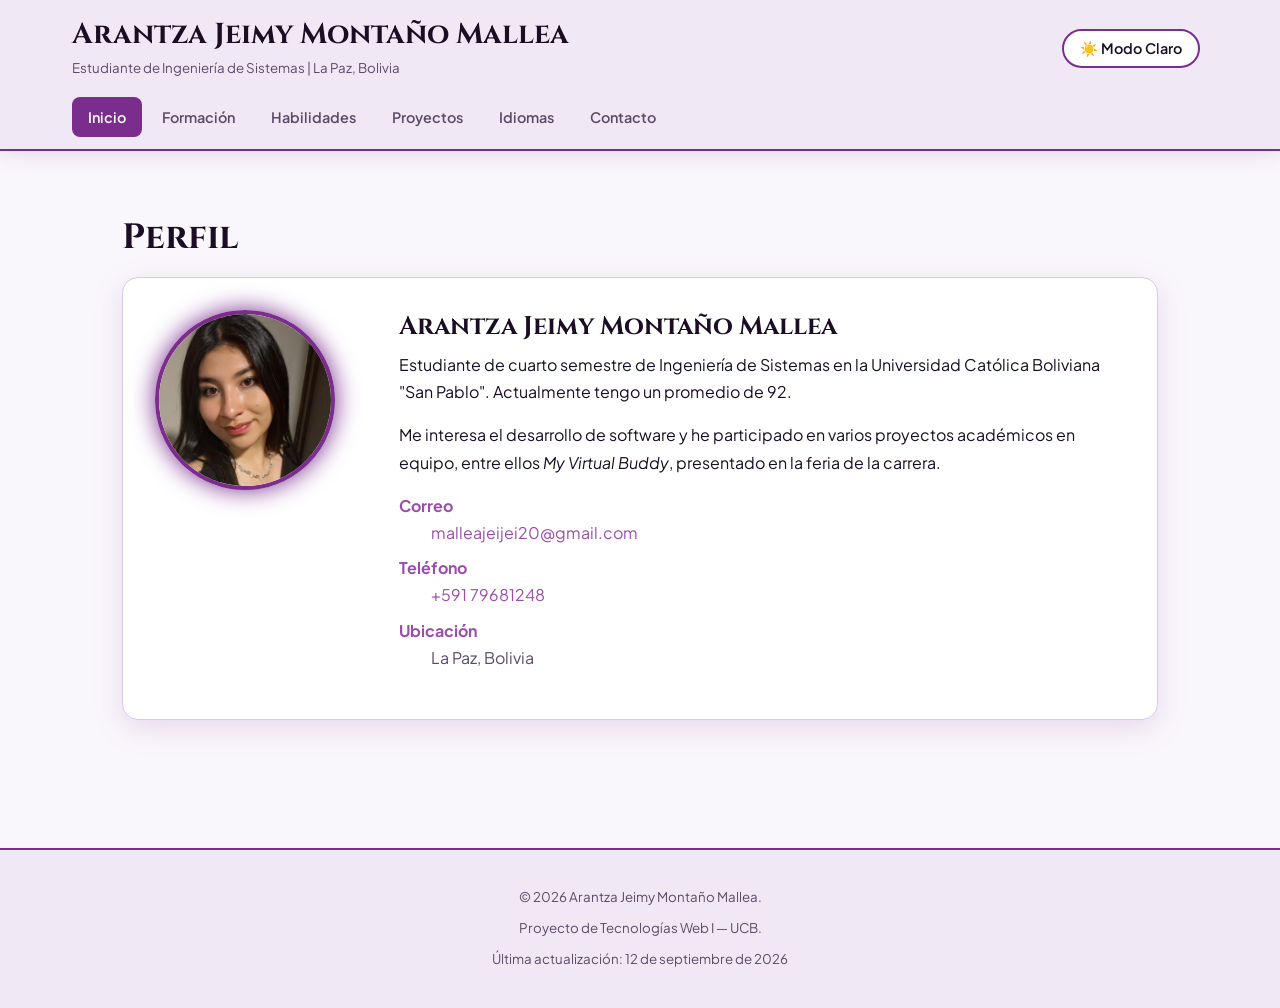
<file: index.html>
<!DOCTYPE html>
<html lang="es">
<head>
    <meta charset="UTF-8">
    <meta name="viewport" content="width=device-width, initial-scale=1.0">
    <meta name="description" content="CV de Arantza Jeimy Montaño Mallea, estudiante de Ingeniería de Sistemas.">
    <meta name="author" content="Arantza Jeimy Montaño Mallea">
    <title>Inicio | CV Arantza Montaño</title>

    <link rel="preconnect" href="https://fonts.googleapis.com">
    <link rel="preconnect" href="https://fonts.gstatic.com" crossorigin>
    <link href="https://fonts.googleapis.com/css2?family=Cinzel:wght@400;600;700&family=Plus+Jakarta+Sans:wght@400;500;600;700&display=swap" rel="stylesheet">

    <link rel="stylesheet" href="css/styles.css">
    <script src="js/main.js" defer></script>
</head>
<body>

    <a href="#main-content" class="skip-link">Saltar al contenido principal</a>

    <header role="banner">
        <div class="header-top">
            <div class="header-titles">
                <h1>Arantza Jeimy Montaño Mallea</h1>
                <p><small>Estudiante de Ingeniería de Sistemas | La Paz, Bolivia</small></p>
            </div>
            <button id="theme-toggle" class="theme-toggle-btn" type="button" aria-label="Cambiar tema de color">
                <span id="theme-icon">🌙</span> <span id="theme-text">Modo Oscuro</span>
            </button>
        </div>

        <nav aria-label="Navegación principal del sitio">
            <ul>
                <li><a href="index.html">Inicio</a></li>
                <li><a href="formacion.html">Formación</a></li>
                <li><a href="habilidades.html">Habilidades</a></li>
                <li><a href="proyectos.html">Proyectos</a></li>
                <li><a href="idiomas.html">Idiomas</a></li>
                <li><a href="contacto.html">Contacto</a></li>
            </ul>
        </nav>
    </header>

    <main id="main-content" role="main">

        <section id="perfil" aria-labelledby="perfil-heading">
            <h2 id="perfil-heading">Perfil</h2>

            <article class="perfil-card">
                <figure class="perfil-foto">
                    <img src="assets/foto.jpg" alt="Fotografía de Arantza Jeimy Montaño Mallea" width="180" height="180" loading="lazy">
                </figure>

                <div class="perfil-info">
                    <h3>Arantza Jeimy Montaño Mallea</h3>
                    <p>
                        Estudiante de cuarto semestre de Ingeniería de Sistemas en la Universidad Católica Boliviana "San Pablo". Actualmente tengo un promedio de 92.
                    </p>
                    <p>
                        Me interesa el desarrollo de software y he participado en varios proyectos académicos en equipo, entre ellos <em>My Virtual Buddy</em>, presentado en la feria de la carrera.
                    </p>

                    <dl class="perfil-datos">
                        <dt>Correo</dt>
                        <dd><a href="mailto:malleajeijei20@gmail.com">malleajeijei20@gmail.com</a></dd>
                        <dt>Teléfono</dt>
                        <dd><a href="tel:+59179681248">+591 79681248</a></dd>
                        <dt>Ubicación</dt>
                        <dd>La Paz, Bolivia</dd>
                    </dl>
                </div>
            </article>
        </section>

    </main>

    <footer role="contentinfo">
        <p><small>&copy; 2026 Arantza Jeimy Montaño Mallea.</small></p>
        <p><small>Proyecto de Tecnologías Web I — UCB.</small></p>
        <p><small>Última actualización: <time datetime="2026-09-12">12 de septiembre de 2026</time></small></p>
    </footer>

</body>
</html>
</file>
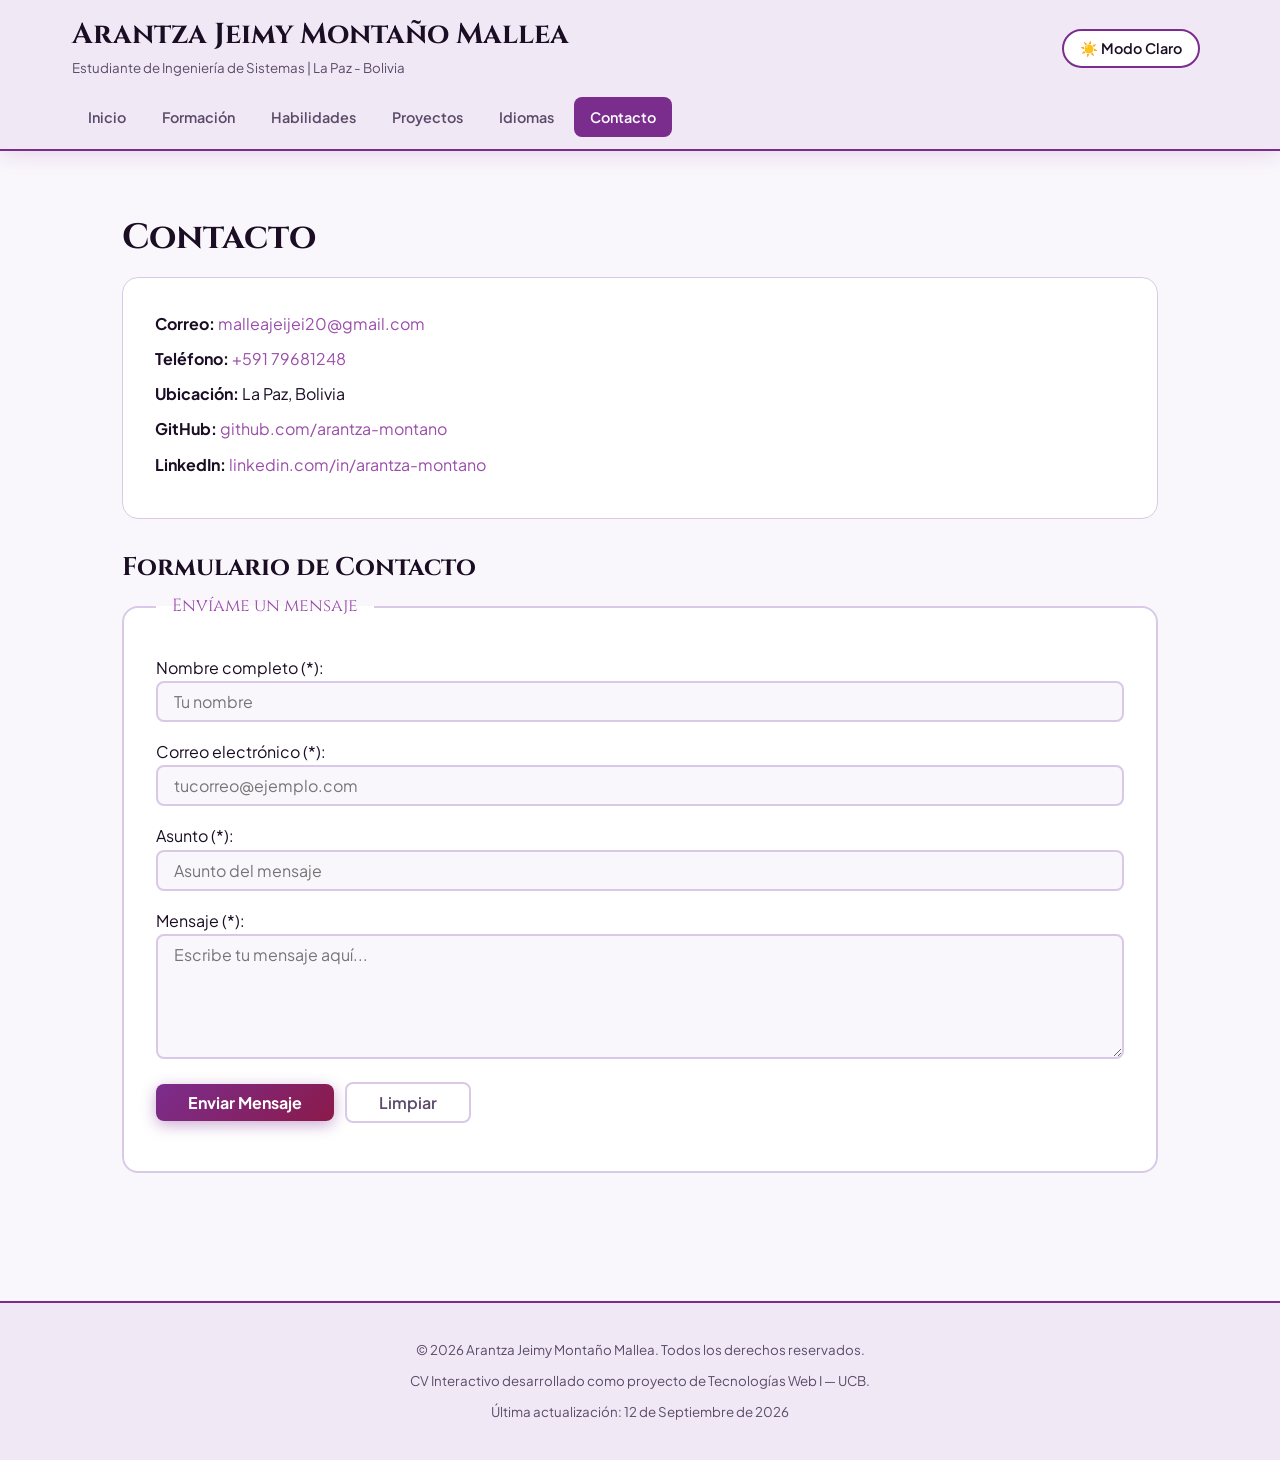
<file: contacto.html>
<!DOCTYPE html>
<html lang="es">
<head>
    <meta charset="UTF-8">
    <meta name="viewport" content="width=device-width, initial-scale=1.0">
    <meta name="description" content="Contacto de Arantza Jeimy Montaño Mallea - Formulario y datos profesionales.">
    <meta name="author" content="Arantza Jeimy Montaño Mallea">
    <title>Contacto | CV Arantza Montaño</title>

    <link rel="preconnect" href="https://fonts.googleapis.com">
    <link rel="preconnect" href="https://fonts.gstatic.com" crossorigin>
    <link href="https://fonts.googleapis.com/css2?family=Cinzel:wght@400;600;700;800&family=Plus+Jakarta+Sans:ital,wght@0,400;0,500;0,600;0,700;1,400&display=swap" rel="stylesheet">

    <link rel="stylesheet" href="css/styles.css">
    <script src="js/main.js" defer></script>
</head>
<body>

    <a href="#main-content" class="skip-link">Saltar al contenido principal</a>

    <header role="banner" class="animate-header">
        <div class="header-top">
            <div class="header-titles">
                <h1>Arantza Jeimy Montaño Mallea</h1>
                <p><small>Estudiante de Ingeniería de Sistemas | La Paz - Bolivia</small></p>
            </div>
            <button id="theme-toggle" class="theme-toggle-btn" type="button" aria-label="Cambiar tema de color">
                <span id="theme-icon">🌙</span> <span id="theme-text">Modo Oscuro</span>
            </button>
        </div>

        <nav aria-label="Navegación principal del sitio">
            <ul>
                <li><a href="index.html">Inicio</a></li>
                <li><a href="formacion.html">Formación</a></li>
                <li><a href="habilidades.html">Habilidades</a></li>
                <li><a href="proyectos.html">Proyectos</a></li>
                <li><a href="idiomas.html">Idiomas</a></li>
                <li><a href="contacto.html">Contacto</a></li>
            </ul>
        </nav>
    </header>

    <main id="main-content" role="main">

        <section id="contacto" aria-labelledby="contacto-heading">
            <h2 id="contacto-heading">Contacto</h2>

            <address>
                <p><strong>Correo:</strong> <a href="mailto:malleajeijei20@gmail.com">malleajeijei20@gmail.com</a></p>
                <p><strong>Teléfono:</strong> <a href="tel:+59179681248">+591 79681248</a></p>
                <p><strong>Ubicación:</strong> La Paz, Bolivia</p>
                <p><strong>GitHub:</strong> <a href="https://github.com/arantza-montano" target="_blank" rel="noopener noreferrer">github.com/arantza-montano</a></p>
                <p><strong>LinkedIn:</strong> <a href="https://www.linkedin.com/in/arantza-montano" target="_blank" rel="noopener noreferrer">linkedin.com/in/arantza-montano</a></p>
            </address>

            <h3>Formulario de Contacto</h3>
            <form id="contact-form" action="#" method="post" novalidate>
                <fieldset>
                    <legend>Envíame un mensaje</legend>

                    <p>
                        <label for="nombre">Nombre completo (*):</label><br>
                        <input type="text" id="nombre" name="nombre" required minlength="3" maxlength="60" placeholder="Tu nombre">
                        <span class="error-message" id="error-nombre"></span>
                    </p>

                    <p>
                        <label for="email">Correo electrónico (*):</label><br>
                        <input type="email" id="email" name="email" required placeholder="tucorreo@ejemplo.com">
                        <span class="error-message" id="error-email"></span>
                    </p>

                    <p>
                        <label for="asunto">Asunto (*):</label><br>
                        <input type="text" id="asunto" name="asunto" required minlength="3" maxlength="100" placeholder="Asunto del mensaje">
                        <span class="error-message" id="error-asunto"></span>
                    </p>

                    <p>
                        <label for="mensaje">Mensaje (*):</label><br>
                        <textarea id="mensaje" name="mensaje" rows="5" required minlength="10" maxlength="500" placeholder="Escribe tu mensaje aquí..."></textarea>
                        <span class="error-message" id="error-mensaje"></span>
                    </p>

                    <p>
                        <button type="submit"><strong>Enviar Mensaje</strong></button>
                        <button type="reset">Limpiar</button>
                    </p>

                    <div id="form-success" class="success-message" hidden>
                        ¡Mensaje enviado correctamente! Gracias por contactarme.
                    </div>
                </fieldset>
            </form>
        </section>

    </main>

    <footer role="contentinfo">
        <p><small>&copy; 2026 Arantza Jeimy Montaño Mallea. Todos los derechos reservados.</small></p>
        <p><small>CV Interactivo desarrollado como proyecto de Tecnologías Web I — UCB.</small></p>
        <p><small>Última actualización: <time datetime="2026-09-12">12 de Septiembre de 2026</time></small></p>
    </footer>

</body>
</html>
</file>
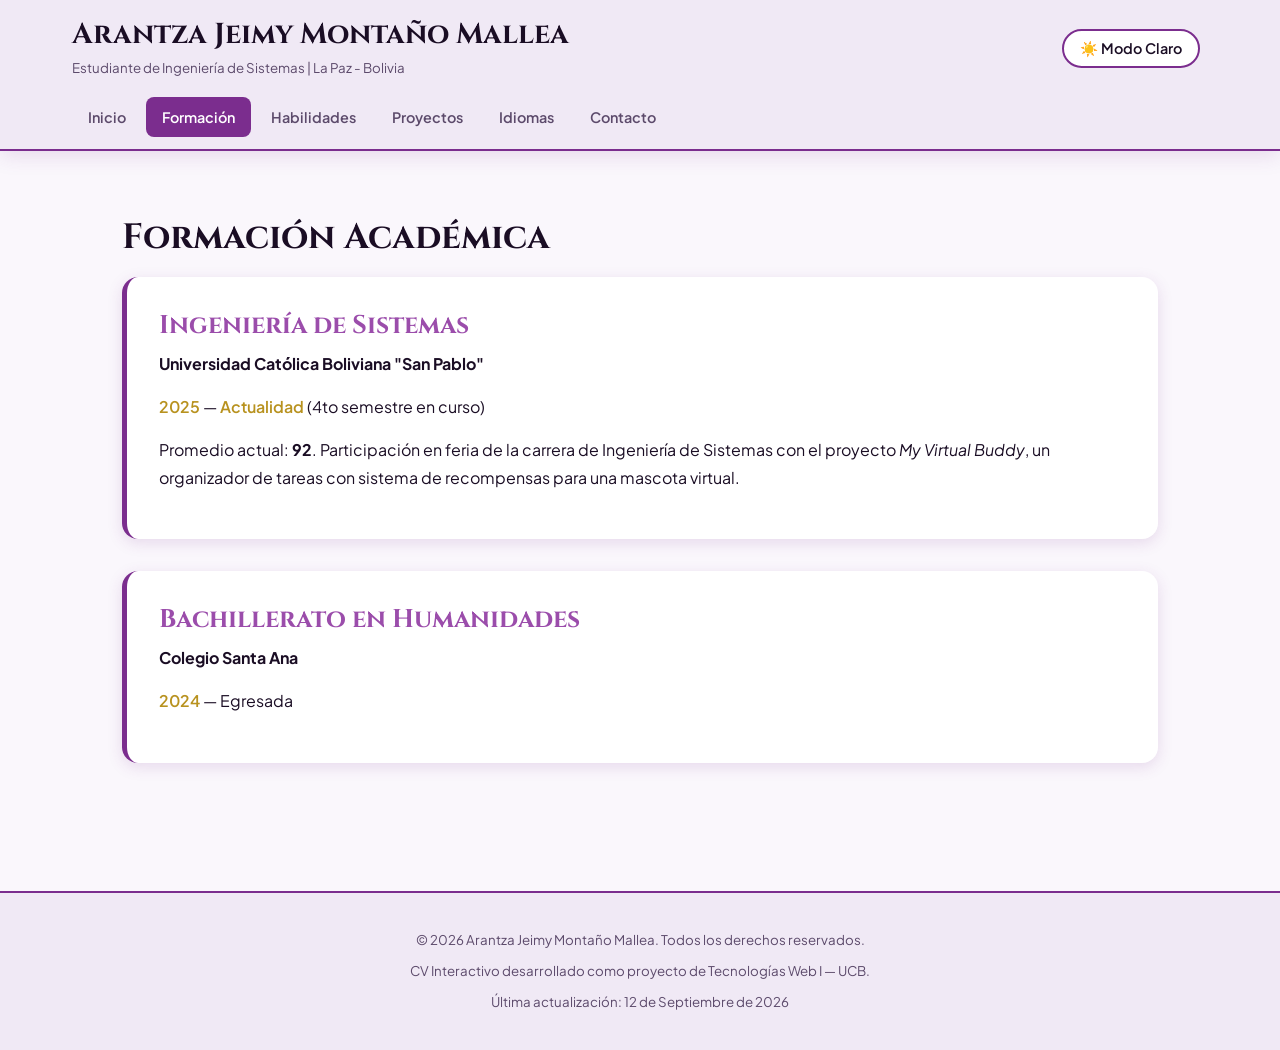
<file: formacion.html>
<!DOCTYPE html>
<html lang="es">
<head>
    <meta charset="UTF-8">
    <meta name="viewport" content="width=device-width, initial-scale=1.0">
    <meta name="description" content="Formación académica de Arantza Jeimy Montaño Mallea - Ingeniería de Sistemas UCB.">
    <meta name="author" content="Arantza Jeimy Montaño Mallea">
    <title>Formación | CV Arantza Montaño</title>

    <link rel="preconnect" href="https://fonts.googleapis.com">
    <link rel="preconnect" href="https://fonts.gstatic.com" crossorigin>
    <link href="https://fonts.googleapis.com/css2?family=Cinzel:wght@400;600;700;800&family=Plus+Jakarta+Sans:ital,wght@0,400;0,500;0,600;0,700;1,400&display=swap" rel="stylesheet">

    <link rel="stylesheet" href="css/styles.css">
    <script src="js/main.js" defer></script>
</head>
<body>

    <a href="#main-content" class="skip-link">Saltar al contenido principal</a>

    <header role="banner" class="animate-header">
        <div class="header-top">
            <div class="header-titles">
                <h1>Arantza Jeimy Montaño Mallea</h1>
                <p><small>Estudiante de Ingeniería de Sistemas | La Paz - Bolivia</small></p>
            </div>
            <button id="theme-toggle" class="theme-toggle-btn" type="button" aria-label="Cambiar tema de color">
                <span id="theme-icon">🌙</span> <span id="theme-text">Modo Oscuro</span>
            </button>
        </div>

        <nav aria-label="Navegación principal del sitio">
            <ul>
                <li><a href="index.html">Inicio</a></li>
                <li><a href="formacion.html">Formación</a></li>
                <li><a href="habilidades.html">Habilidades</a></li>
                <li><a href="proyectos.html">Proyectos</a></li>
                <li><a href="idiomas.html">Idiomas</a></li>
                <li><a href="contacto.html">Contacto</a></li>
            </ul>
        </nav>
    </header>

    <main id="main-content" role="main">

        <section id="formacion" aria-labelledby="formacion-heading">
            <h2 id="formacion-heading">Formación Académica</h2>

            <article class="timeline-item">
                <h3>Ingeniería de Sistemas</h3>
                <p><strong>Universidad Católica Boliviana "San Pablo"</strong></p>
                <p><time datetime="2025-02">2025</time> — <time datetime="2026-12">Actualidad</time> (4to semestre en curso)</p>
                <p>
                    Promedio actual: <strong>92</strong>. Participación en feria de la carrera de Ingeniería de Sistemas con el proyecto <em>My Virtual Buddy</em>, un organizador de tareas con sistema de recompensas para una mascota virtual.
                </p>
            </article>

            <article class="timeline-item">
                <h3>Bachillerato en Humanidades</h3>
                <p><strong>Colegio Santa Ana</strong></p>
                <p><time datetime="2024-12">2024</time> — Egresada</p>
            </article>
        </section>

    </main>

    <footer role="contentinfo">
        <p><small>&copy; 2026 Arantza Jeimy Montaño Mallea. Todos los derechos reservados.</small></p>
        <p><small>CV Interactivo desarrollado como proyecto de Tecnologías Web I — UCB.</small></p>
        <p><small>Última actualización: <time datetime="2026-09-12">12 de Septiembre de 2026</time></small></p>
    </footer>

</body>
</html>
</file>
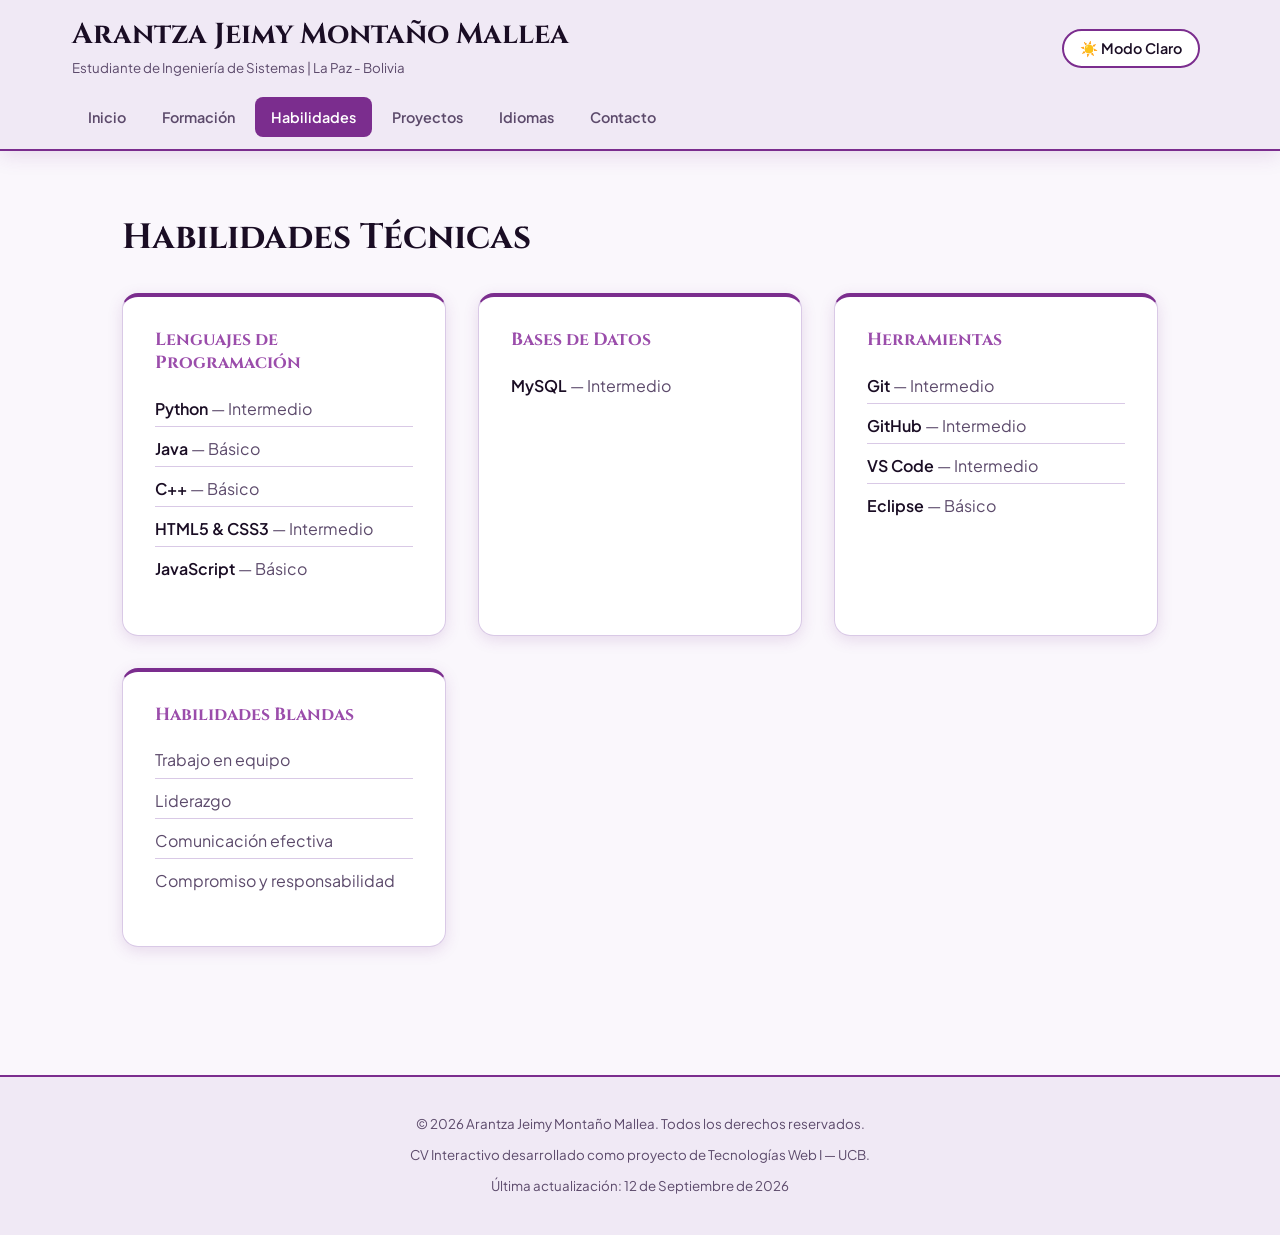
<file: habilidades.html>
<!DOCTYPE html>
<html lang="es">
<head>
    <meta charset="UTF-8">
    <meta name="viewport" content="width=device-width, initial-scale=1.0">
    <meta name="description" content="Habilidades técnicas y blandas de Arantza Jeimy Montaño Mallea.">
    <meta name="author" content="Arantza Jeimy Montaño Mallea">
    <title>Habilidades | CV Arantza Montaño</title>

    <link rel="preconnect" href="https://fonts.googleapis.com">
    <link rel="preconnect" href="https://fonts.gstatic.com" crossorigin>
    <link href="https://fonts.googleapis.com/css2?family=Cinzel:wght@400;600;700;800&family=Plus+Jakarta+Sans:ital,wght@0,400;0,500;0,600;0,700;1,400&display=swap" rel="stylesheet">

    <link rel="stylesheet" href="css/styles.css">
    <script src="js/main.js" defer></script>
</head>
<body>

    <a href="#main-content" class="skip-link">Saltar al contenido principal</a>

    <header role="banner" class="animate-header">
        <div class="header-top">
            <div class="header-titles">
                <h1>Arantza Jeimy Montaño Mallea</h1>
                <p><small>Estudiante de Ingeniería de Sistemas | La Paz - Bolivia</small></p>
            </div>
            <button id="theme-toggle" class="theme-toggle-btn" type="button" aria-label="Cambiar tema de color">
                <span id="theme-icon">🌙</span> <span id="theme-text">Modo Oscuro</span>
            </button>
        </div>

        <nav aria-label="Navegación principal del sitio">
            <ul>
                <li><a href="index.html">Inicio</a></li>
                <li><a href="formacion.html">Formación</a></li>
                <li><a href="habilidades.html">Habilidades</a></li>
                <li><a href="proyectos.html">Proyectos</a></li>
                <li><a href="idiomas.html">Idiomas</a></li>
                <li><a href="contacto.html">Contacto</a></li>
            </ul>
        </nav>
    </header>

    <main id="main-content" role="main">

        <section id="habilidades" aria-labelledby="habilidades-heading">
            <h2 id="habilidades-heading">Habilidades Técnicas</h2>

            <div class="skills-grid">
                <article class="skill-card">
                    <h3>Lenguajes de Programación</h3>
                    <ul>
                        <li><dfn>Python</dfn> — Intermedio</li>
                        <li><dfn>Java</dfn> — Básico</li>
                        <li><dfn>C++</dfn> — Básico</li>
                        <li><dfn>HTML5 &amp; CSS3</dfn> — Intermedio</li>
                        <li><dfn>JavaScript</dfn> — Básico</li>
                    </ul>
                </article>

                <article class="skill-card">
                    <h3>Bases de Datos</h3>
                    <ul>
                        <li><dfn>MySQL</dfn> — Intermedio</li>
                    </ul>
                </article>

                <article class="skill-card">
                    <h3>Herramientas</h3>
                    <ul>
                        <li><dfn>Git</dfn> — Intermedio</li>
                        <li><dfn>GitHub</dfn> — Intermedio</li>
                        <li><dfn>VS Code</dfn> — Intermedio</li>
                        <li><dfn>Eclipse</dfn> — Básico</li>
                    </ul>
                </article>

                <article class="skill-card">
                    <h3>Habilidades Blandas</h3>
                    <ul>
                        <li>Trabajo en equipo</li>
                        <li>Liderazgo</li>
                        <li>Comunicación efectiva</li>
                        <li>Compromiso y responsabilidad</li>
                    </ul>
                </article>
            </div>
        </section>

    </main>

    <footer role="contentinfo">
        <p><small>&copy; 2026 Arantza Jeimy Montaño Mallea. Todos los derechos reservados.</small></p>
        <p><small>CV Interactivo desarrollado como proyecto de Tecnologías Web I — UCB.</small></p>
        <p><small>Última actualización: <time datetime="2026-09-12">12 de Septiembre de 2026</time></small></p>
    </footer>

</body>
</html>
</file>
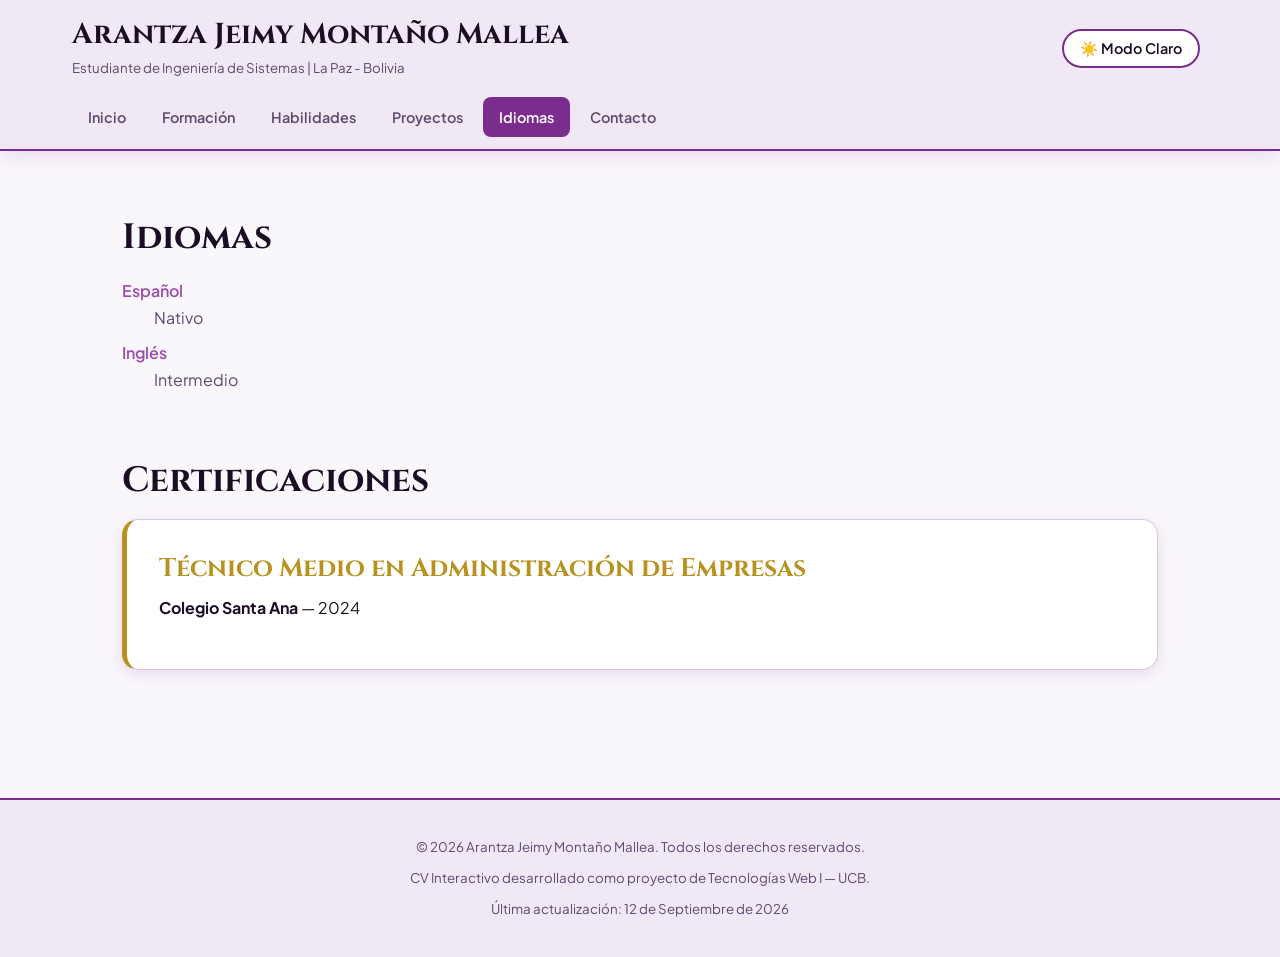
<file: idiomas.html>
<!DOCTYPE html>
<html lang="es">
<head>
    <meta charset="UTF-8">
    <meta name="viewport" content="width=device-width, initial-scale=1.0">
    <meta name="description" content="Idiomas y certificaciones de Arantza Jeimy Montaño Mallea.">
    <meta name="author" content="Arantza Jeimy Montaño Mallea">
    <title>Idiomas y Certificaciones | CV Arantza Montaño</title>

    <link rel="preconnect" href="https://fonts.googleapis.com">
    <link rel="preconnect" href="https://fonts.gstatic.com" crossorigin>
    <link href="https://fonts.googleapis.com/css2?family=Cinzel:wght@400;600;700;800&family=Plus+Jakarta+Sans:ital,wght@0,400;0,500;0,600;0,700;1,400&display=swap" rel="stylesheet">

    <link rel="stylesheet" href="css/styles.css">
    <script src="js/main.js" defer></script>
</head>
<body>

    <a href="#main-content" class="skip-link">Saltar al contenido principal</a>

    <header role="banner" class="animate-header">
        <div class="header-top">
            <div class="header-titles">
                <h1>Arantza Jeimy Montaño Mallea</h1>
                <p><small>Estudiante de Ingeniería de Sistemas | La Paz - Bolivia</small></p>
            </div>
            <button id="theme-toggle" class="theme-toggle-btn" type="button" aria-label="Cambiar tema de color">
                <span id="theme-icon">🌙</span> <span id="theme-text">Modo Oscuro</span>
            </button>
        </div>

        <nav aria-label="Navegación principal del sitio">
            <ul>
                <li><a href="index.html">Inicio</a></li>
                <li><a href="formacion.html">Formación</a></li>
                <li><a href="habilidades.html">Habilidades</a></li>
                <li><a href="proyectos.html">Proyectos</a></li>
                <li><a href="idiomas.html">Idiomas</a></li>
                <li><a href="contacto.html">Contacto</a></li>
            </ul>
        </nav>
    </header>

    <main id="main-content" role="main">

        <section id="idiomas" aria-labelledby="idiomas-heading">
            <h2 id="idiomas-heading">Idiomas</h2>
            <dl>
                <dt><dfn>Español</dfn></dt>
                <dd>Nativo</dd>
                <dt><dfn>Inglés</dfn></dt>
                <dd>Intermedio</dd>
            </dl>
        </section>

        <section id="certificaciones" aria-labelledby="certificaciones-heading">
            <h2 id="certificaciones-heading">Certificaciones</h2>
            <article class="certificado-card">
                <h3>Técnico Medio en Administración de Empresas</h3>
                <p><strong>Colegio Santa Ana</strong> — <time datetime="2024">2024</time></p>
            </article>
        </section>

    </main>

    <footer role="contentinfo">
        <p><small>&copy; 2026 Arantza Jeimy Montaño Mallea. Todos los derechos reservados.</small></p>
        <p><small>CV Interactivo desarrollado como proyecto de Tecnologías Web I — UCB.</small></p>
        <p><small>Última actualización: <time datetime="2026-09-12">12 de Septiembre de 2026</time></small></p>
    </footer>

</body>
</html>
</file>
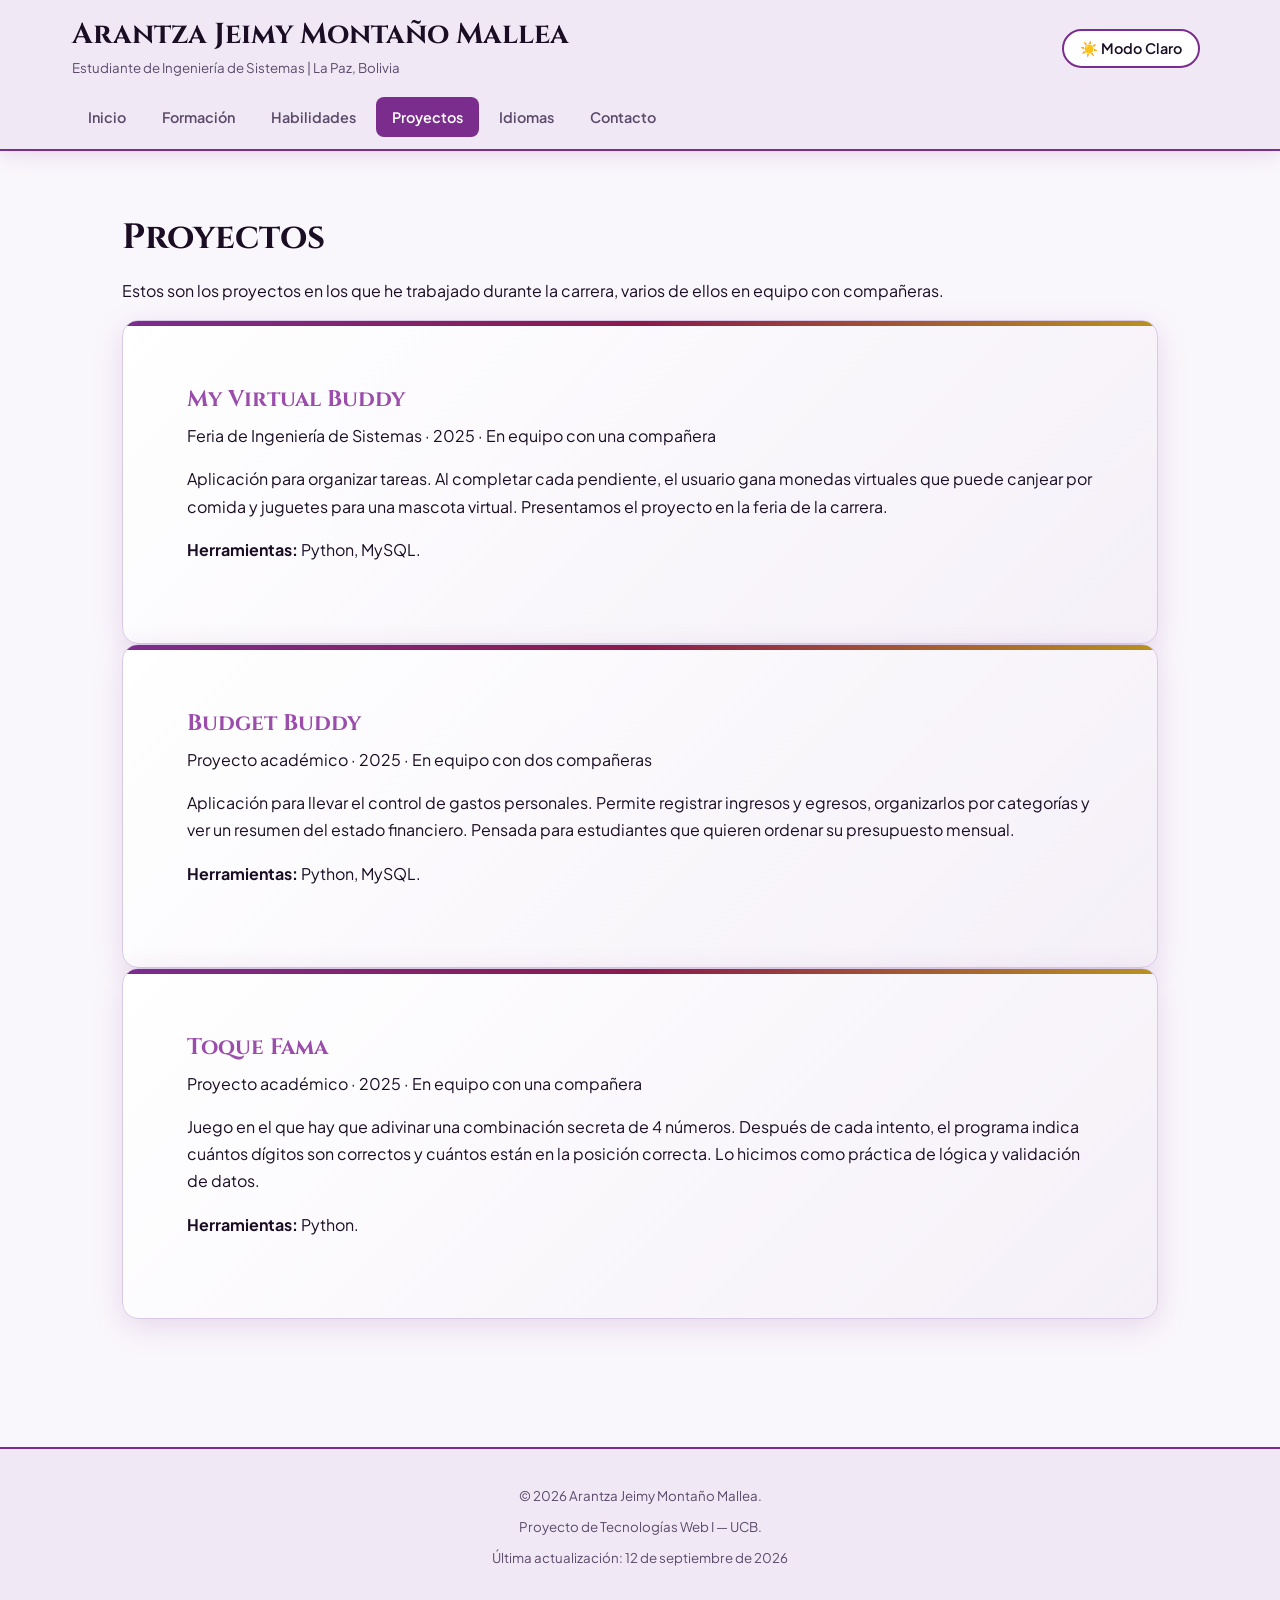
<file: proyectos.html>
<!DOCTYPE html>
<html lang="es">
<head>
    <meta charset="UTF-8">
    <meta name="viewport" content="width=device-width, initial-scale=1.0">
    <meta name="description" content="Proyectos de Arantza Jeimy Montaño Mallea.">
    <meta name="author" content="Arantza Jeimy Montaño Mallea">
    <title>Proyectos | CV Arantza Montaño</title>

    <link rel="preconnect" href="https://fonts.googleapis.com">
    <link rel="preconnect" href="https://fonts.gstatic.com" crossorigin>
    <link href="https://fonts.googleapis.com/css2?family=Cinzel:wght@400;600;700&family=Plus+Jakarta+Sans:wght@400;500;600;700&display=swap" rel="stylesheet">

    <link rel="stylesheet" href="css/styles.css">
    <script src="js/main.js" defer></script>
</head>
<body>

    <a href="#main-content" class="skip-link">Saltar al contenido principal</a>

    <header role="banner">
        <div class="header-top">
            <div class="header-titles">
                <h1>Arantza Jeimy Montaño Mallea</h1>
                <p><small>Estudiante de Ingeniería de Sistemas | La Paz, Bolivia</small></p>
            </div>
            <button id="theme-toggle" class="theme-toggle-btn" type="button" aria-label="Cambiar tema de color">
                <span id="theme-icon">🌙</span> <span id="theme-text">Modo Oscuro</span>
            </button>
        </div>

        <nav aria-label="Navegación principal del sitio">
            <ul>
                <li><a href="index.html">Inicio</a></li>
                <li><a href="formacion.html">Formación</a></li>
                <li><a href="habilidades.html">Habilidades</a></li>
                <li><a href="proyectos.html">Proyectos</a></li>
                <li><a href="idiomas.html">Idiomas</a></li>
                <li><a href="contacto.html">Contacto</a></li>
            </ul>
        </nav>
    </header>

    <main id="main-content" role="main">

        <section id="proyectos" aria-labelledby="proyectos-heading">
            <h2 id="proyectos-heading">Proyectos</h2>
            <p>Estos son los proyectos en los que he trabajado durante la carrera, varios de ellos en equipo con compañeras.</p>

            <article class="proyecto-card">
                <h3>My Virtual Buddy</h3>
                <p class="proyecto-meta">Feria de Ingeniería de Sistemas · 2025 · En equipo con una compañera</p>
                <p>
                    Aplicación para organizar tareas. Al completar cada pendiente, el usuario gana monedas virtuales que puede canjear por comida y juguetes para una mascota virtual. Presentamos el proyecto en la feria de la carrera.
                </p>
                <p><strong>Herramientas:</strong> Python, MySQL.</p>
            </article>

            <article class="proyecto-card">
                <h3>Budget Buddy</h3>
                <p class="proyecto-meta">Proyecto académico · 2025 · En equipo con dos compañeras</p>
                <p>
                    Aplicación para llevar el control de gastos personales. Permite registrar ingresos y egresos, organizarlos por categorías y ver un resumen del estado financiero. Pensada para estudiantes que quieren ordenar su presupuesto mensual.
                </p>
                <p><strong>Herramientas:</strong> Python, MySQL.</p>
            </article>

            <article class="proyecto-card">
                <h3>Toque Fama</h3>
                <p class="proyecto-meta">Proyecto académico · 2025 · En equipo con una compañera</p>
                <p>
                    Juego en el que hay que adivinar una combinación secreta de 4 números. Después de cada intento, el programa indica cuántos dígitos son correctos y cuántos están en la posición correcta. Lo hicimos como práctica de lógica y validación de datos.
                </p>
                <p><strong>Herramientas:</strong> Python.</p>
            </article>

        </section>

    </main>

    <footer role="contentinfo">
        <p><small>&copy; 2026 Arantza Jeimy Montaño Mallea.</small></p>
        <p><small>Proyecto de Tecnologías Web I — UCB.</small></p>
        <p><small>Última actualización: <time datetime="2026-09-12">12 de septiembre de 2026</time></small></p>
    </footer>

</body>
</html>
</file>
<file: css/styles.css>
:root {
    --color-bg: #0d0a12;
    --color-bg-alt: #1a1225;
    --color-surface: #241830;
    --color-surface-alt: #2e1f3d;
    --color-text: #f0e6f6;
    --color-text-muted: #b8a3c9;
    --color-primary: #7b2d8e;
    --color-primary-light: #a34dbb;
    --color-primary-dark: #5a1f6b;
    --color-accent: #8b1a4a;
    --color-accent-light: #b8295f;
    --color-gold: #c9a227;
    --color-border: #3d2a4d;
    --color-shadow: rgba(0, 0, 0, 0.5);

    --font-heading: 'Cinzel', serif;
    --font-body: 'Plus Jakarta Sans', sans-serif;

    --space-xs: 0.25rem;
    --space-sm: 0.5rem;
    --space-md: 1rem;
    --space-lg: 2rem;
    --space-xl: 4rem;

    --radius-sm: 4px;
    --radius-md: 8px;
    --radius-lg: 16px;
    --radius-full: 9999px;

    --transition-fast: 0.2s ease;
    --transition-normal: 0.3s ease;
}

[data-theme="light"] {
    --color-bg: #faf7fc;
    --color-bg-alt: #f0e9f5;
    --color-surface: #ffffff;
    --color-surface-alt: #f5f0f8;
    --color-text: #1a0d24;
    --color-text-muted: #5c4a6b;
    --color-primary: #7b2d8e;
    --color-primary-light: #9b4dab;
    --color-primary-dark: #5a1f6b;
    --color-accent: #8b1a4a;
    --color-accent-light: #b8295f;
    --color-gold: #b8921f;
    --color-border: #d9c9e6;
    --color-shadow: rgba(123, 45, 142, 0.15);
}

*, *::before, *::after {
    margin: 0;
    padding: 0;
    box-sizing: border-box;
}

html {
    scroll-behavior: smooth;
    scroll-padding-top: 120px;
}

body {
    font-family: var(--font-body);
    background-color: var(--color-bg);
    color: var(--color-text);
    line-height: 1.7;
    transition: background-color var(--transition-normal), color var(--transition-normal);
    min-height: 100vh;
}

h1, h2, h3, h4, h5, h6 {
    font-family: var(--font-heading);
    font-weight: 700;
    line-height: 1.3;
    color: var(--color-text);
}

h1 { font-size: clamp(1.8rem, 4vw, 2.8rem); }
h2 { font-size: clamp(1.5rem, 3vw, 2.2rem); margin-bottom: var(--space-md); }
h3 { font-size: clamp(1.2rem, 2.5vw, 1.6rem); margin-bottom: var(--space-sm); }
h4 { font-size: 1.1rem; }

p { margin-bottom: var(--space-md); color: var(--color-text); }

a {
    color: var(--color-primary-light);
    text-decoration: none;
    transition: color var(--transition-fast);
}

a:hover, a:focus {
    color: var(--color-accent-light);
    text-decoration: underline;
}

mark {
    background-color: var(--color-gold);
    color: #1a0d24;
    padding: 0.1em 0.3em;
    border-radius: var(--radius-sm);
}

blockquote {
    border-left: 4px solid var(--color-primary);
    padding: var(--space-md) var(--space-lg);
    margin: var(--space-lg) 0;
    background-color: var(--color-surface);
    border-radius: 0 var(--radius-md) var(--radius-md) 0;
    font-style: italic;
}

blockquote footer {
    margin-top: var(--space-sm);
    font-style: normal;
    color: var(--color-text-muted);
}

cite { font-style: normal; font-weight: 600; }
abbr { text-decoration: underline dotted; cursor: help; }

ul, ol { padding-left: var(--space-lg); margin-bottom: var(--space-md); }
li { margin-bottom: var(--space-xs); }

dl { margin-bottom: var(--space-md); }
dt { font-weight: 700; color: var(--color-primary-light); margin-top: var(--space-sm); }
dd { margin-left: var(--space-lg); color: var(--color-text-muted); }
dfn { font-style: normal; font-weight: 600; }

::-webkit-scrollbar { width: 10px; }
::-webkit-scrollbar-track { background: var(--color-bg-alt); }
::-webkit-scrollbar-thumb { background: var(--color-primary); border-radius: var(--radius-full); }
::-webkit-scrollbar-thumb:hover { background: var(--color-primary-light); }

::selection { background-color: var(--color-primary); color: #ffffff; }

.skip-link {
    position: absolute;
    top: -100px;
    left: var(--space-md);
    background: var(--color-primary);
    color: #ffffff;
    padding: var(--space-sm) var(--space-md);
    border-radius: var(--radius-md);
    z-index: 9999;
    transition: top var(--transition-fast);
}

.skip-link:focus { top: var(--space-md); }

header[role="banner"] {
    position: sticky;
    top: 0;
    z-index: 1000;
    background-color: var(--color-bg-alt);
    border-bottom: 2px solid var(--color-primary);
    box-shadow: 0 4px 20px var(--color-shadow);
    backdrop-filter: blur(10px);
}

.header-top {
    display: flex;
    justify-content: space-between;
    align-items: center;
    flex-wrap: wrap;
    gap: var(--space-md);
    padding: var(--space-md) var(--space-lg);
    max-width: 1200px;
    margin: 0 auto;
}

.header-titles h1 {
    font-size: clamp(1.2rem, 2.5vw, 1.8rem);
    color: var(--color-text);
}

.header-titles p { margin-bottom: 0; color: var(--color-text-muted); }

.theme-toggle-btn {
    background: var(--color-surface);
    color: var(--color-text);
    border: 2px solid var(--color-primary);
    padding: var(--space-sm) var(--space-md);
    border-radius: var(--radius-full);
    cursor: pointer;
    font-family: var(--font-body);
    font-weight: 600;
    font-size: 0.9rem;
    transition: all var(--transition-fast);
    white-space: nowrap;
}

.theme-toggle-btn:hover, .theme-toggle-btn:focus {
    background: var(--color-primary);
    color: #ffffff;
    transform: scale(1.05);
}

nav[aria-label="Navegación principal del sitio"] {
    max-width: 1200px;
    margin: 0 auto;
    padding: 0 var(--space-lg) var(--space-sm);
}

nav ul {
    display: flex;
    flex-wrap: wrap;
    gap: var(--space-xs);
    list-style: none;
    padding: 0;
    margin: 0;
}

nav a {
    display: block;
    padding: var(--space-sm) var(--space-md);
    border-radius: var(--radius-md);
    color: var(--color-text-muted);
    font-weight: 600;
    font-size: 0.9rem;
    transition: all var(--transition-fast);
    text-decoration: none;
}

nav a:hover, nav a:focus {
    background-color: var(--color-surface);
    color: var(--color-primary-light);
    text-decoration: none;
}

nav a.active, nav a[aria-current="page"] {
    background-color: var(--color-primary);
    color: #ffffff;
}

main {
    max-width: 1100px;
    margin: 0 auto;
    padding: var(--space-xl) var(--space-lg);
}

section {
    margin-bottom: var(--space-xl);
    animation: fadeIn 0.6s ease both;
}

.skills-grid {
    display: grid;
    grid-template-columns: repeat(auto-fit, minmax(260px, 1fr));
    gap: var(--space-lg);
    margin-top: var(--space-lg);
}

.perfil-card {
    display: flex;
    gap: var(--space-xl);
    align-items: flex-start;
    flex-wrap: wrap;
    background-color: var(--color-surface);
    padding: var(--space-lg);
    border-radius: var(--radius-lg);
    border: 1px solid var(--color-border);
    box-shadow: 0 8px 30px var(--color-shadow);
}

.perfil-foto { flex-shrink: 0; text-align: center; }

.perfil-foto img {
    width: 180px;
    height: 180px;
    object-fit: cover;
    border-radius: 50%;
    border: 4px solid var(--color-primary);
    box-shadow: 0 0 25px var(--color-primary);
}

.perfil-foto figcaption {
    margin-top: var(--space-sm);
    font-size: 0.85rem;
    color: var(--color-text-muted);
}

.perfil-info { flex: 1; min-width: 280px; }

form fieldset {
    border: 2px solid var(--color-border);
    border-radius: var(--radius-lg);
    padding: var(--space-lg);
    background-color: var(--color-surface);
}

form legend {
    padding: 0 var(--space-md);
    color: var(--color-primary-light);
    font-family: var(--font-heading);
    font-size: 1.1rem;
}

form p { margin-bottom: var(--space-md); }

.skill-card {
    background-color: var(--color-surface);
    padding: var(--space-lg);
    border-radius: var(--radius-lg);
    border: 1px solid var(--color-border);
    border-top: 4px solid var(--color-primary);
    box-shadow: 0 4px 15px var(--color-shadow);
    transition: transform var(--transition-normal), box-shadow var(--transition-normal);
}

.skill-card:hover {
    transform: translateY(-5px);
    box-shadow: 0 12px 30px var(--color-shadow);
    border-top-color: var(--color-accent);
}

.skill-card h3 { color: var(--color-primary-light); margin-bottom: var(--space-md); font-size: 1.1rem; }
.skill-card ul { list-style: none; padding: 0; }
.skill-card li { padding: var(--space-xs) 0; border-bottom: 1px solid var(--color-border); color: var(--color-text-muted); }
.skill-card li:last-child { border-bottom: none; }
.skill-card dfn { color: var(--color-text); font-weight: 600; }

.timeline-item {
    background-color: var(--color-surface);
    padding: var(--space-lg);
    border-radius: var(--radius-lg);
    border-left: 5px solid var(--color-primary);
    margin-bottom: var(--space-lg);
    box-shadow: 0 4px 15px var(--color-shadow);
    transition: border-left-color var(--transition-fast);
}

.timeline-item:hover { border-left-color: var(--color-accent); }
.timeline-item h3 { color: var(--color-primary-light); }
.timeline-item time { color: var(--color-gold); font-weight: 600; }

.proyecto-card {
    background: linear-gradient(135deg, var(--color-surface) 0%, var(--color-surface-alt) 100%);
    padding: var(--space-xl);
    border-radius: var(--radius-lg);
    border: 1px solid var(--color-border);
    box-shadow: 0 8px 30px var(--color-shadow);
    position: relative;
    overflow: hidden;
}

.proyecto-card::before {
    content: '';
    position: absolute;
    top: 0; left: 0;
    width: 100%; height: 5px;
    background: linear-gradient(90deg, var(--color-primary), var(--color-accent), var(--color-gold));
}

.proyecto-card h3 { color: var(--color-primary-light); font-size: 1.4rem; }
.proyecto-card blockquote { margin-top: var(--space-lg); background-color: var(--color-bg-alt); border-left-color: var(--color-gold); }

.certificado-card {
    background-color: var(--color-surface);
    padding: var(--space-lg);
    border-radius: var(--radius-lg);
    border: 1px solid var(--color-border);
    border-left: 5px solid var(--color-gold);
    box-shadow: 0 4px 15px var(--color-shadow);
    transition: transform var(--transition-fast);
}

.certificado-card:hover { transform: translateX(5px); }
.certificado-card h3 { color: var(--color-gold); }

input[type="text"], input[type="email"], input[type="tel"], textarea {
    width: 100%;
    padding: var(--space-sm) var(--space-md);
    background-color: var(--color-bg);
    color: var(--color-text);
    border: 2px solid var(--color-border);
    border-radius: var(--radius-md);
    font-family: var(--font-body);
    font-size: 1rem;
    transition: border-color var(--transition-fast), box-shadow var(--transition-fast);
}

input:focus, textarea:focus {
    outline: none;
    border-color: var(--color-primary);
    box-shadow: 0 0 0 3px rgba(123, 45, 142, 0.3);
}

input:invalid:not(:placeholder-shown), textarea:invalid:not(:placeholder-shown) { border-color: var(--color-accent-light); }
input:valid:not(:placeholder-shown), textarea:valid:not(:placeholder-shown) { border-color: #2e7d32; }

textarea { resize: vertical; min-height: 120px; }

button {
    font-family: var(--font-body);
    font-weight: 600;
    font-size: 1rem;
    padding: var(--space-sm) var(--space-lg);
    border: none;
    border-radius: var(--radius-md);
    cursor: pointer;
    transition: all var(--transition-fast);
    margin-right: var(--space-sm);
}

button[type="submit"] {
    background: linear-gradient(135deg, var(--color-primary), var(--color-accent));
    color: #ffffff;
    box-shadow: 0 4px 15px rgba(123, 45, 142, 0.4);
}

button[type="submit"]:hover, button[type="submit"]:focus {
    transform: translateY(-2px);
    box-shadow: 0 8px 25px rgba(123, 45, 142, 0.6);
}

button[type="reset"] {
    background-color: transparent;
    color: var(--color-text-muted);
    border: 2px solid var(--color-border);
}

button[type="reset"]:hover, button[type="reset"]:focus {
    border-color: var(--color-accent);
    color: var(--color-accent-light);
}

.error-message {
    color: var(--color-accent-light);
    font-size: 0.85rem;
    margin-top: var(--space-xs);
    display: block;
}

.success-message {
    background-color: #1b5e20;
    color: #ffffff;
    padding: var(--space-md);
    border-radius: var(--radius-md);
    margin-top: var(--space-md);
    text-align: center;
    font-weight: 600;
}

address {
    font-style: normal;
    background-color: var(--color-surface);
    padding: var(--space-lg);
    border-radius: var(--radius-lg);
    border: 1px solid var(--color-border);
    margin-bottom: var(--space-lg);
}

address p { margin-bottom: var(--space-sm); }

footer[role="contentinfo"] {
    background-color: var(--color-bg-alt);
    border-top: 2px solid var(--color-primary);
    padding: var(--space-lg);
    text-align: center;
    color: var(--color-text-muted);
}

footer p { margin-bottom: var(--space-xs); color: var(--color-text-muted); }


@keyframes fadeIn {
    from { opacity: 0; transform: translateY(20px); }
    to { opacity: 1; transform: translateY(0); }
}

@media (max-width: 768px) {
    .header-top { flex-direction: column; text-align: center; }
    nav ul { justify-content: center; }
    .perfil-card { flex-direction: column; align-items: center; text-align: center; }
    main { padding: var(--space-lg) var(--space-md); }
}

@media (max-width: 480px) {
    nav a { padding: var(--space-xs) var(--space-sm); font-size: 0.8rem; }
    .theme-toggle-btn { font-size: 0.8rem; padding: var(--space-xs) var(--space-sm); }
}

@media (prefers-reduced-motion: reduce) {
    *, *::before, *::after {
        animation-duration: 0.01ms !important;
        animation-iteration-count: 1 !important;
        transition-duration: 0.01ms !important;
        scroll-behavior: auto !important;
    }
}
</file>
